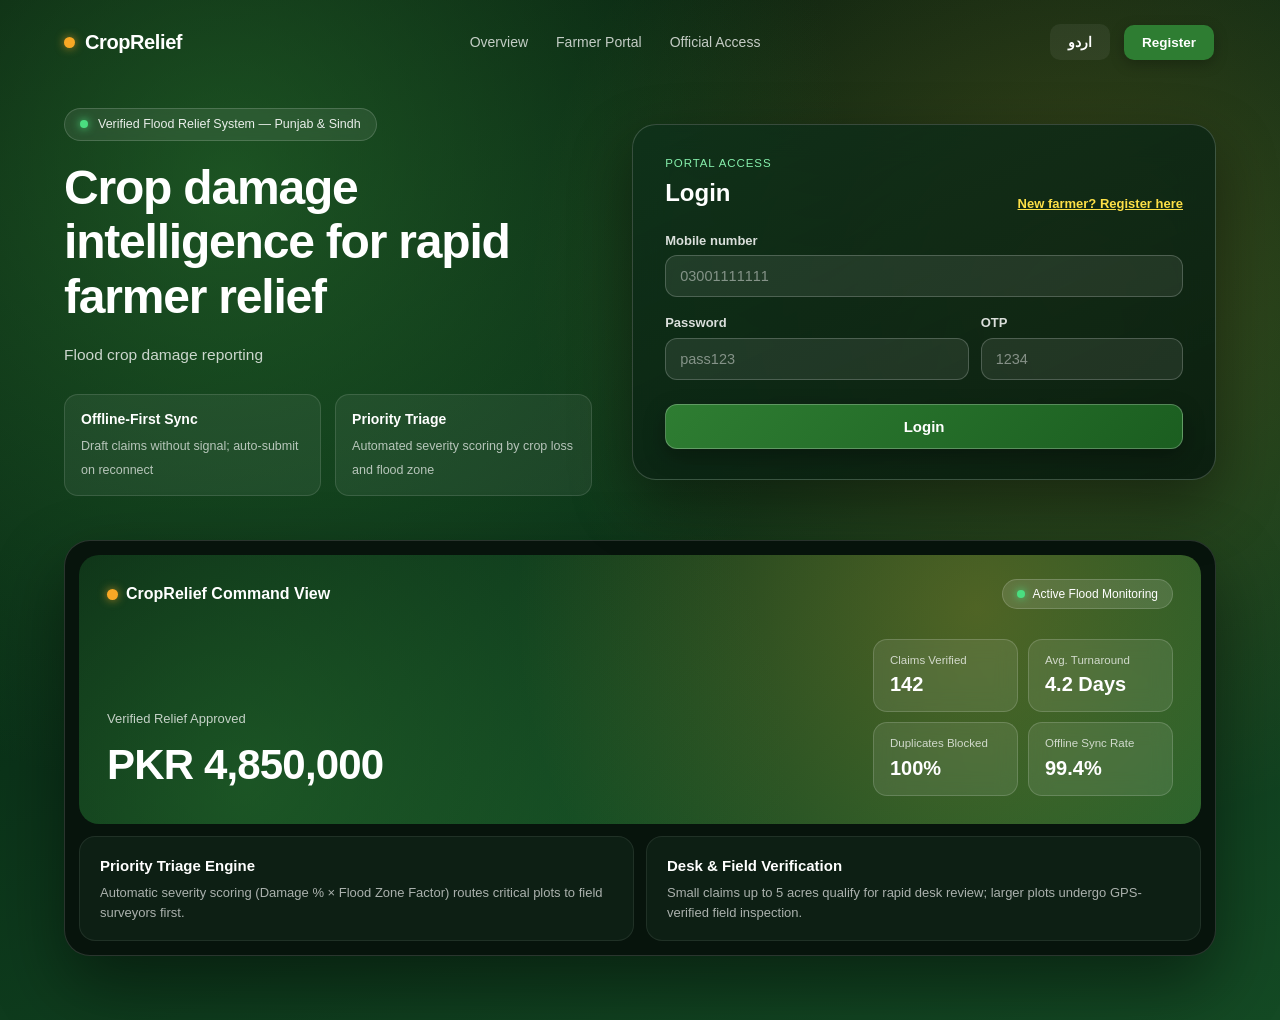
<file: index.html>
<!DOCTYPE html>
<html lang="en">
<head>
  <meta charset="utf-8" />
  <meta name="viewport" content="width=device-width, initial-scale=1" />
  <title>CropRelief — Flood &amp; Crop Damage Relief Platform</title>
  <link rel="stylesheet" href="css/style.css" />
</head>
<body data-page="login" class="landing-body">
  <!-- Top SaaS Navbar -->
  <header class="landing-nav">
    <div class="nav-brand">
      <span class="brand-dot"></span>
      <strong>CropRelief</strong>
    </div>
    <nav class="nav-links">
      <a href="#preview-card">Overview</a>
      <a href="#auth-panel">Farmer Portal</a>
      <a href="#auth-panel">Official Access</a>
    </nav>
    <div class="nav-actions">
      <button type="button" class="btn ghost-pill" data-act="lang">اردو</button>
      <button type="button" class="btn accent-pill" data-act="toggle" data-i18n="Register">Register</button>
    </div>
  </header>

  <!-- Hero & Blended Glassmorphic Auth Section -->
  <section class="hero-stage">
    <div class="hero-top-grid">
      <div class="hero-copy">
        <div class="trust-pill">
          <span class="pulse-dot"></span>
          <span>Verified Flood Relief System — Punjab &amp; Sindh</span>
        </div>
        <h1>Crop damage intelligence for rapid farmer relief</h1>
        <p class="hero-lead" data-i18n="Flood crop damage reporting">
          Offline-first flood damage reporting, GPS field verification, and transparent compensation approval built for farmers and relief officers.
        </p>

        <div class="hero-highlights">
          <div class="highlight-item">
            <strong>Offline-First Sync</strong>
            <span>Draft claims without signal; auto-submit on reconnect</span>
          </div>
          <div class="highlight-item">
            <strong>Priority Triage</strong>
            <span>Automated severity scoring by crop loss and flood zone</span>
          </div>
        </div>
      </div>

      <!-- Blended Dark-Glass Auth Panel -->
      <main id="auth-panel" class="auth-glass-card">
        <form id="login-form" data-form="login" novalidate>
          <div class="auth-card-head">
            <div>
              <span class="eyebrow">Portal Access</span>
              <h2 data-i18n="Login">Login</h2>
            </div>
            <button type="button" class="link-glass" data-act="toggle" data-i18n="New farmer? Register here">New farmer? Register here</button>
          </div>

          <div class="auth-stack">
            <label>
              <span data-i18n="Mobile number">Mobile number</span>
              <input name="mobile" placeholder="03001111111" inputmode="numeric" />
            </label>
            <div class="auth-row-two">
              <label>
                <span data-i18n="Password">Password</span>
                <input name="password" type="password" placeholder="pass123" />
              </label>
              <label>
                <span data-i18n="OTP ">OTP (demo: 1234)</span>
                <input name="otp" inputmode="numeric" placeholder="1234" />
              </label>
            </div>
          </div>

          <button type="submit" class="btn primary-glow block">
            <span data-i18n="Login">Login</span>
          </button>
        </form>

        <form id="register-form" data-form="register" hidden novalidate>
          <div class="auth-card-head">
            <div>
              <span class="eyebrow">Farmer Onboarding</span>
              <h2 data-i18n="Register">Register</h2>
            </div>
            <button type="button" class="link-glass" data-act="toggle" data-i18n="Back to login">Back to login</button>
          </div>

          <div class="auth-grid-inputs">
            <label>
              <span data-i18n="Full name">Full name</span>
              <input name="name" placeholder="Muhammad Tariq" />
            </label>
            <label>
              <span>CNIC</span>
              <input name="cnic" placeholder="33100-1234567-1" />
            </label>
            <label>
              <span data-i18n="Mobile number">Mobile number</span>
              <input name="mobile" inputmode="numeric" placeholder="03019876543" />
            </label>
            <label>
              <span data-i18n="Password">Password</span>
              <input name="password" type="password" placeholder="Min 6 characters" />
            </label>
            <label>
              <span data-i18n="Khasra number">Khasra number</span>
              <input name="khasra" placeholder="KH-409" />
            </label>
            <label>
              <span data-i18n="Acreage">Acreage</span>
              <input name="acres" type="number" step="0.1" placeholder="4.5" />
            </label>
            <label>
              <span data-i18n="District">District</span>
              <select name="district">
                <option>Faisalabad</option>
                <option>Lahore</option>
                <option>Multan</option>
                <option>Sargodha</option>
              </select>
            </label>
            <label>
              <span data-i18n="Flood zone">Flood zone</span>
              <select name="zone">
                <option>High</option>
                <option>Medium</option>
                <option>Low</option>
              </select>
            </label>
          </div>

          <button type="submit" class="btn primary-glow block">
            <span data-i18n="Register">Register</span>
          </button>
        </form>
      </main>
    </div>

    <!-- Floating Dark-Framed System Preview Showcase -->
    <div id="preview-card" class="showcase-shell">
      <div class="showcase-banner">
        <div class="showcase-topbar">
          <div class="showcase-brand"><span class="brand-dot"></span> CropRelief Command View</div>
          <div class="showcase-status"><span class="pulse-dot"></span> Active Flood Monitoring</div>
        </div>

        <div class="showcase-main">
          <div class="showcase-metric-big">
            <span>Verified Relief Approved</span>
            <strong>PKR 4,850,000</strong>
          </div>

          <div class="showcase-mini-grid">
            <div class="glass-tile">
              <span>Claims Verified</span>
              <b>142</b>
            </div>
            <div class="glass-tile">
              <span>Avg. Turnaround</span>
              <b>4.2 Days</b>
            </div>
            <div class="glass-tile">
              <span>Duplicates Blocked</span>
              <b>100%</b>
            </div>
            <div class="glass-tile">
              <span>Offline Sync Rate</span>
              <b>99.4%</b>
            </div>
          </div>
        </div>
      </div>

      <div class="showcase-bottom-cards">
        <div class="dark-subcard">
          <h3>Priority Triage Engine</h3>
          <p class="muted-light">Automatic severity scoring (Damage % × Flood Zone Factor) routes critical plots to field surveyors first.</p>
        </div>
        <div class="dark-subcard">
          <h3>Desk &amp; Field Verification</h3>
          <p class="muted-light">Small claims up to 5 acres qualify for rapid desk review; larger plots undergo GPS-verified field inspection.</p>
        </div>
      </div>
    </div>
  </section>

  <div id="toast"></div>

  <!-- Infrastructure & Localization -->
  <script src="js/Storage.js"></script>
  <script src="js/I18N.js"></script>
  <!-- Domain & Actor Classes (Matching UML Class Diagram) -->
  <script src="js/Notification.js"></script>
  <script src="js/FloodZone.js"></script>
  <script src="js/FloodEvent.js"></script>
  <script src="js/LandPlot.js"></script>
  <script src="js/SurveyReport.js"></script>
  <script src="js/CompensationClaim.js"></script>
  <script src="js/Appeal.js"></script>
  <script src="js/DamageReport.js"></script>
  <script src="js/User.js"></script>
  <script src="js/Farmer.js"></script>
  <script src="js/FieldSurveyor.js"></script>
  <script src="js/AgricultureOfficer.js"></script>
  <script src="js/DistrictOfficer.js"></script>
  <script src="js/Administrator.js"></script>
  <!-- Presentation & Event Controller -->
  <script src="js/UI.js"></script>
  <script src="js/App.js"></script>
</body>
</html>
</file>
<file: css/style.css>
/* CropRelief Unified SaaS Style Guide:
   Deep Forest:  #061c0f
   Surface Dark: #0c2b18
   Primary:      #1b5e20
   Emerald Glow: #2e7d32
   Secondary:    #1565c0
   Accent Gold:  #f9a825
   Danger:       #c62828
   Typography:   Poppins / Segoe UI (English), Noto Nastaliq Urdu (Urdu RTL)
*/
:root {
  --deep: #061c0f;
  --deep-card: #0c2917;
  --primary: #1b5e20;
  --primary-l: #2e7d32;
  --secondary: #1565c0;
  --accent: #f9a825;
  --danger: #c62828;
  --bg: #eef3ef;
  --text: #132216;
  --muted: #58695b;
  --white: #ffffff;
  --radius: 18px;
  --shadow: 0 10px 30px rgba(6, 28, 15, 0.08);
}

* {
  box-sizing: border-box;
}

[hidden] {
  display: none !important;
}

body {
  margin: 0;
  font-family: 'Poppins', 'Segoe UI', Arial, sans-serif;
  background: var(--bg);
  color: var(--text);
  line-height: 1.5;
}

[dir="rtl"] body {
  font-family: 'Noto Nastaliq Urdu', 'Segoe UI', Tahoma, sans-serif;
}

/* ==================== SHARED BRAND INDICATORS ==================== */
.brand-dot {
  display: inline-block;
  width: 11px;
  height: 11px;
  border-radius: 50%;
  background: var(--accent);
  box-shadow: 0 0 10px rgba(249, 168, 37, 0.7);
}

.pulse-dot {
  display: inline-block;
  width: 8px;
  height: 8px;
  border-radius: 50%;
  background: #4ade80;
  box-shadow: 0 0 8px #4ade80;
}

.net-indicator {
  display: inline-block;
  width: 8px;
  height: 8px;
  border-radius: 50%;
  margin-inline-end: 6px;
}

.net-indicator.online {
  background: #4ade80;
}

.net-indicator.offline {
  background: var(--accent);
}

/* ==================== LANDING & BLENDED GLASS AUTH ==================== */
.landing-body {
  background:
    radial-gradient(circle at 18% 18%, rgba(46, 125, 50, 0.55), transparent 46%),
    radial-gradient(circle at 84% 28%, rgba(249, 168, 37, 0.2), transparent 42%),
    linear-gradient(160deg, #05170c 0%, #0b3319 52%, #144a24 100%);
  color: var(--white);
  min-height: 100vh;
}

.landing-nav {
  max-width: 1200px;
  margin: 0 auto;
  padding: 22px 24px;
  display: flex;
  align-items: center;
  justify-content: space-between;
  gap: 16px;
}

.nav-brand {
  display: inline-flex;
  align-items: center;
  gap: 10px;
  font-size: 20px;
  letter-spacing: -0.02em;
}

.nav-links {
  display: flex;
  gap: 28px;
}

.nav-links a {
  color: rgba(255, 255, 255, 0.75);
  text-decoration: none;
  font-size: 14px;
  font-weight: 500;
  transition: color 0.15s;
}

.nav-links a:hover {
  color: var(--white);
}

.nav-actions {
  display: flex;
  align-items: center;
  gap: 10px;
}

.ghost-pill {
  background: rgba(255, 255, 255, 0.06);
  color: var(--white);
  border: 1px solid rgba(255, 255, 255, 0.22);
  border-radius: 999px;
  padding: 8px 18px;
  font-size: 13px;
}

.accent-pill {
  background: var(--primary-l);
  color: var(--white);
  border: 1px solid rgba(255, 255, 255, 0.25);
  border-radius: 999px;
  padding: 8px 20px;
  font-size: 13px;
  box-shadow: 0 4px 14px rgba(0, 0, 0, 0.25);
}

.hero-stage {
  max-width: 1200px;
  margin: 0 auto;
  padding: 24px 24px 64px;
}

.hero-top-grid {
  display: grid;
  grid-template-columns: 0.95fr 1.05fr;
  gap: 40px;
  align-items: center;
  margin-bottom: 44px;
}

.trust-pill {
  display: inline-flex;
  align-items: center;
  gap: 10px;
  background: rgba(255, 255, 255, 0.08);
  border: 1px solid rgba(255, 255, 255, 0.16);
  backdrop-filter: blur(8px);
  padding: 6px 15px;
  border-radius: 999px;
  font-size: 12.5px;
  color: rgba(255, 255, 255, 0.9);
  margin-bottom: 20px;
}

.hero-copy h1 {
  font-size: clamp(32px, 3.8vw, 48px);
  line-height: 1.14;
  font-weight: 600;
  letter-spacing: -0.025em;
  margin: 0 0 18px;
}

.hero-lead {
  color: rgba(255, 255, 255, 0.78);
  font-size: 15.5px;
  margin: 0 0 28px;
  max-width: 500px;
}

.hero-highlights {
  display: grid;
  grid-template-columns: 1fr 1fr;
  gap: 14px;
}

.highlight-item {
  background: rgba(255, 255, 255, 0.06);
  border: 1px solid rgba(255, 255, 255, 0.12);
  border-radius: 14px;
  padding: 14px 16px;
}

.highlight-item strong {
  display: block;
  font-size: 14px;
  color: var(--white);
  margin-bottom: 3px;
}

.highlight-item span {
  font-size: 12.5px;
  color: rgba(255, 255, 255, 0.68);
}

/* Blended Dark-Glass Auth Panel */
.auth-glass-card {
  background: linear-gradient(155deg, rgba(14, 48, 26, 0.78), rgba(7, 26, 14, 0.88));
  border: 1px solid rgba(255, 255, 255, 0.18);
  backdrop-filter: blur(18px);
  color: var(--white);
  border-radius: 24px;
  padding: 30px 32px;
  box-shadow: 0 24px 60px rgba(0, 0, 0, 0.42);
}

.auth-card-head {
  display: flex;
  justify-content: space-between;
  align-items: flex-end;
  margin-bottom: 20px;
  gap: 12px;
}

.eyebrow {
  display: block;
  font-size: 11.5px;
  text-transform: uppercase;
  letter-spacing: 0.08em;
  color: #86efac;
  margin-bottom: 2px;
}

.auth-card-head h2 {
  margin: 0;
  font-size: 24px;
  color: var(--white);
}

.link-glass {
  background: none;
  border: 0;
  color: #fde047;
  font-size: 13px;
  font-weight: 600;
  cursor: pointer;
  text-decoration: underline;
  font-family: inherit;
  padding: 0;
}

.auth-stack {
  display: flex;
  flex-direction: column;
  gap: 12px;
  margin-bottom: 14px;
}

.auth-row-two {
  display: grid;
  grid-template-columns: 1.2fr 0.8fr;
  gap: 12px;
}

.auth-grid-inputs {
  display: grid;
  grid-template-columns: repeat(2, 1fr);
  gap: 12px;
  margin-bottom: 14px;
}

.auth-glass-card label {
  color: rgba(255, 255, 255, 0.85);
  font-size: 13px;
}

.auth-glass-card input,
.auth-glass-card select {
  background: rgba(255, 255, 255, 0.08);
  border: 1px solid rgba(255, 255, 255, 0.2);
  color: var(--white);
  padding: 12px 14px;
  border-radius: 12px;
  font-size: 14.5px;
}

.auth-glass-card input::placeholder {
  color: rgba(255, 255, 255, 0.45);
}

.auth-glass-card select option {
  background: #0b3319;
  color: var(--white);
}

.auth-glass-card input:focus,
.auth-glass-card select:focus {
  outline: none;
  border-color: #4ade80;
  background: rgba(255, 255, 255, 0.13);
  box-shadow: 0 0 0 3px rgba(74, 222, 128, 0.18);
}

.btn.primary-glow {
  background: linear-gradient(135deg, #2e7d32, #1b5e20);
  border: 1px solid rgba(255, 255, 255, 0.25);
  color: var(--white);
  padding: 13px 20px;
  font-size: 15px;
  border-radius: 12px;
  box-shadow: 0 8px 22px rgba(0, 0, 0, 0.3);
}

.demo-box {
  margin-top: 18px;
  padding-top: 14px;
  border-top: 1px solid rgba(255, 255, 255, 0.12);
}

.demo-label {
  display: block;
  font-size: 12px;
  color: rgba(255, 255, 255, 0.7);
  margin-bottom: 8px;
}

.demo-list {
  display: flex;
  flex-wrap: wrap;
  gap: 8px 14px;
  font-size: 12px;
  color: rgba(255, 255, 255, 0.85);
}

.demo-list code {
  background: rgba(255, 255, 255, 0.12);
  padding: 2px 6px;
  border-radius: 6px;
  color: #fde047;
}

/* Floating Dark-Framed Showcase Card */
.showcase-shell {
  background: #07140c;
  border: 1px solid rgba(255, 255, 255, 0.14);
  border-radius: 26px;
  padding: 14px;
  box-shadow: 0 30px 70px rgba(0, 0, 0, 0.45);
}

.showcase-banner,
.dash-hero {
  background:
    radial-gradient(circle at 80% 20%, rgba(249, 168, 37, 0.26), transparent 50%),
    radial-gradient(circle at 15% 85%, rgba(46, 125, 50, 0.45), transparent 55%),
    linear-gradient(135deg, #072212 0%, #114421 55%, #195e2d 100%);
  border-radius: 20px;
  padding: 24px 28px 28px;
  color: var(--white);
  position: relative;
  overflow: hidden;
}

.showcase-topbar {
  display: flex;
  justify-content: space-between;
  align-items: center;
  flex-wrap: wrap;
  gap: 12px;
  margin-bottom: 30px;
}

.showcase-brand {
  font-weight: 600;
  font-size: 16px;
  display: flex;
  align-items: center;
  gap: 8px;
}

.showcase-status {
  display: inline-flex;
  align-items: center;
  gap: 8px;
  font-size: 12px;
  background: rgba(255, 255, 255, 0.12);
  border: 1px solid rgba(255, 255, 255, 0.16);
  padding: 5px 14px;
  border-radius: 999px;
}

.showcase-main {
  display: flex;
  justify-content: space-between;
  align-items: flex-end;
  flex-wrap: wrap;
  gap: 24px;
}

.showcase-metric-big span {
  display: block;
  font-size: 13px;
  color: rgba(255, 255, 255, 0.75);
  margin-bottom: 4px;
}

.showcase-metric-big strong {
  font-size: clamp(28px, 4vw, 42px);
  font-weight: 600;
  letter-spacing: -0.02em;
}

.showcase-mini-grid {
  display: grid;
  grid-template-columns: repeat(2, minmax(145px, 1fr));
  gap: 10px;
}

.glass-tile {
  background: rgba(255, 255, 255, 0.09);
  border: 1px solid rgba(255, 255, 255, 0.16);
  backdrop-filter: blur(10px);
  border-radius: 14px;
  padding: 12px 16px;
}

.glass-tile span {
  display: block;
  font-size: 11.5px;
  color: rgba(255, 255, 255, 0.74);
}

.glass-tile b {
  font-size: 20px;
  font-weight: 600;
  color: var(--white);
}

.showcase-bottom-cards {
  display: grid;
  grid-template-columns: 1fr 1fr;
  gap: 12px;
  margin-top: 12px;
}

.dark-subcard {
  background: #0d1f14;
  border: 1px solid rgba(255, 255, 255, 0.08);
  border-radius: 16px;
  padding: 18px 20px;
}

.dark-subcard h3 {
  margin: 0 0 6px;
  font-size: 15px;
  color: var(--white);
}

.muted-light {
  margin: 0;
  font-size: 13px;
  color: rgba(255, 255, 255, 0.65);
}

/* ==================== UNIFIED SAAS DASHBOARD UI ==================== */
.dash-body {
  background: #e9efea;
}

.topbar {
  background: #061c0f;
  color: var(--white);
  position: sticky;
  top: 0;
  z-index: 10;
  border-bottom: 1px solid rgba(255, 255, 255, 0.1);
}

.topbar-inner {
  max-width: 1160px;
  margin: 0 auto;
  padding: 14px 20px;
  display: flex;
  justify-content: space-between;
  align-items: center;
  gap: 12px;
  flex-wrap: wrap;
}

.brand {
  font-size: 20px;
  display: inline-flex;
  align-items: center;
  gap: 10px;
}

.topright {
  display: flex;
  gap: 8px;
  align-items: center;
  flex-wrap: wrap;
}

.chip {
  background: rgba(255, 255, 255, 0.1);
  border: 1px solid rgba(255, 255, 255, 0.18);
  padding: 6px 14px;
  border-radius: 999px;
  font-size: 13px;
}

main#view {
  max-width: 1160px;
  margin: 0 auto;
  padding: 24px 20px 48px;
}

/* Dashboard Hero Banner (Matches Landing Showcase) */
.dash-hero {
  margin-bottom: 22px;
  box-shadow: 0 18px 40px rgba(6, 28, 15, 0.18);
  border: 1px solid rgba(255, 255, 255, 0.12);
}

.dash-hero-top {
  display: flex;
  justify-content: space-between;
  align-items: flex-end;
  flex-wrap: wrap;
  gap: 20px;
}

.dash-hero-title h1 {
  margin: 4px 0 6px;
  font-size: clamp(22px, 3vw, 30px);
  font-weight: 600;
}

.dash-hero-title p {
  margin: 0;
  font-size: 13.5px;
  color: rgba(255, 255, 255, 0.75);
}

.dash-kpi-strip {
  display: grid;
  grid-template-columns: repeat(auto-fit, minmax(145px, 1fr));
  gap: 12px;
  margin-top: 22px;
}

/* Elevated SaaS Cards */
.card {
  background: var(--white);
  border-radius: 20px;
  padding: 24px;
  margin-bottom: 20px;
  box-shadow: var(--shadow);
  border: 1px solid #dce5de;
}

.card-head {
  display: flex;
  justify-content: space-between;
  align-items: center;
  margin-bottom: 16px;
  gap: 10px;
  flex-wrap: wrap;
}

.card-head h2 {
  margin: 0;
  font-size: 18px;
  color: var(--text);
}

.grid {
  display: grid;
  grid-template-columns: repeat(auto-fit, minmax(200px, 1fr));
  gap: 14px;
  align-items: end;
}

label {
  display: flex;
  flex-direction: column;
  font-size: 12.5px;
  font-weight: 600;
  gap: 5px;
  margin-bottom: 4px;
}

input,
select {
  padding: 10px 12px;
  border: 1.5px solid #cbd8ce;
  border-radius: 10px;
  font-size: 14px;
  width: 100%;
  background: #f8fbf9;
  color: var(--text);
  font-family: inherit;
}

input:focus,
select:focus {
  outline: none;
  border-color: var(--primary-l);
  background: var(--white);
  box-shadow: 0 0 0 3px rgba(46, 125, 50, 0.16);
}

.btn {
  padding: 10px 18px;
  border: 0;
  border-radius: 10px;
  font-size: 13.5px;
  font-weight: 600;
  cursor: pointer;
  margin: 2px;
  font-family: inherit;
  display: inline-flex;
  align-items: center;
  justify-content: center;
  transition: transform 0.1s, opacity 0.2s;
}

.btn:hover:not(:disabled) {
  transform: translateY(-1px);
}

.btn.block {
  width: 100%;
  margin: 6px 0 0;
}

.btn.primary {
  background: var(--primary);
  color: var(--white);
}

.btn.secondary {
  background: var(--secondary);
  color: var(--white);
}

.btn.danger {
  background: var(--danger);
  color: var(--white);
}

.btn.ghost {
  background: rgba(255, 255, 255, 0.1);
  border: 1px solid rgba(255, 255, 255, 0.18);
  color: var(--white);
  border-radius: 999px;
  padding: 7px 15px;
}

.btn.ghost.offline-on {
  background: var(--accent);
  color: var(--deep);
  border-color: var(--accent);
}

.btn:disabled {
  background: #d5ddd7;
  color: #7c8b80;
  cursor: not-allowed;
  transform: none;
}

.muted {
  color: var(--muted);
  font-size: 13px;
}

.scroll {
  overflow-x: auto;
}

table {
  border-collapse: collapse;
  width: 100%;
  font-size: 13.5px;
}

th,
td {
  padding: 12px 10px;
  border-bottom: 1px solid #e4ece6;
  text-align: start;
  vertical-align: middle;
}

th {
  background: #f1f6f2;
  color: var(--primary);
  font-weight: 600;
  font-size: 12.5px;
  text-transform: uppercase;
  letter-spacing: 0.03em;
}

td input,
td select {
  width: auto;
  min-width: 110px;
  padding: 7px 9px;
}

.badge {
  display: inline-block;
  padding: 4px 11px;
  border-radius: 999px;
  background: #e2e8f0;
  font-size: 12px;
  font-weight: 600;
  white-space: nowrap;
}

.s-submitted {
  background: #dbeafe;
  color: #1e40af;
}

.s-assigned {
  background: #fef3c7;
  color: #92400e;
}

.s-surveyed {
  background: #ede9fe;
  color: #5b21b6;
}

.s-verified {
  background: #dcfce7;
  color: #166534;
}

.s-approved {
  background: var(--primary);
  color: #ffffff;
}

.s-rejected {
  background: #fee2e2;
  color: #991b1b;
}

.s-under-appeal {
  background: var(--accent);
  color: var(--deep);
}

.status-pill-active {
  display: inline-flex;
  align-items: center;
  gap: 6px;
  font-weight: 600;
  font-size: 12.5px;
  color: #166534;
}

.status-pill-inactive {
  display: inline-flex;
  align-items: center;
  gap: 6px;
  font-weight: 600;
  font-size: 12.5px;
  color: var(--danger);
}

.dot-active,
.dot-inactive {
  width: 8px;
  height: 8px;
  border-radius: 50%;
}

.dot-active {
  background: #22c55e;
}

.dot-inactive {
  background: var(--danger);
}

.steps {
  display: flex;
  gap: 4px;
  list-style: none;
  padding: 0;
  margin: 6px 0 0;
}

.steps li {
  width: 22px;
  height: 6px;
  border-radius: 3px;
  background: #d5ddd3;
}

.steps .done {
  background: var(--primary-l);
}

.steps .now {
  background: var(--accent);
}

.thumbs img {
  width: 44px;
  height: 44px;
  object-fit: cover;
  border-radius: 8px;
  margin: 2px;
  border: 1px solid #cbd8ce;
}

.draft-bar {
  display: flex;
  align-items: center;
  justify-content: space-between;
  gap: 10px;
  flex-wrap: wrap;
  margin-top: 14px;
  padding-top: 12px;
  border-top: 1px dashed #cbd8ce;
}

.sms-feed {
  list-style: none;
  padding: 0;
  margin: 0;
  display: flex;
  flex-direction: column;
  gap: 8px;
}

.sms-feed li {
  background: #f5f9f6;
  border-inline-start: 3px solid var(--secondary);
  padding: 10px 14px;
  border-radius: 10px;
  font-size: 13.5px;
  display: flex;
  justify-content: space-between;
  gap: 12px;
  flex-wrap: wrap;
}

.map-link {
  color: var(--secondary);
  font-weight: 600;
  text-decoration: none;
  font-size: 12.5px;
}

.map-link:hover {
  text-decoration: underline;
}

#toast {
  position: fixed;
  bottom: 24px;
  left: 50%;
  transform: translateX(-50%);
  background: var(--deep);
  border: 1px solid rgba(255, 255, 255, 0.18);
  color: #ffffff;
  padding: 12px 24px;
  border-radius: 999px;
  opacity: 0;
  pointer-events: none;
  transition: opacity 0.3s;
  max-width: 90%;
  z-index: 20;
  box-shadow: 0 12px 30px rgba(0, 0, 0, 0.3);
}

#toast.show {
  opacity: 1;
}

#toast.bad {
  background: var(--danger);
}

@media (max-width: 900px) {
  .hero-top-grid,
  .showcase-bottom-cards,
  .hero-highlights {
    grid-template-columns: 1fr;
  }

  .nav-links {
    display: none;
  }
}

@media (max-width: 600px) {
  .auth-glass-card {
    padding: 22px 18px;
  }

  .auth-row-two,
  .auth-grid-inputs {
    grid-template-columns: 1fr;
  }

  main#view {
    padding: 14px 10px;
  }

  .card {
    padding: 16px;
  }

  .btn {
    width: 100%;
    margin: 3px 0;
  }

  td .btn {
    width: auto;
  }
}
</file>
